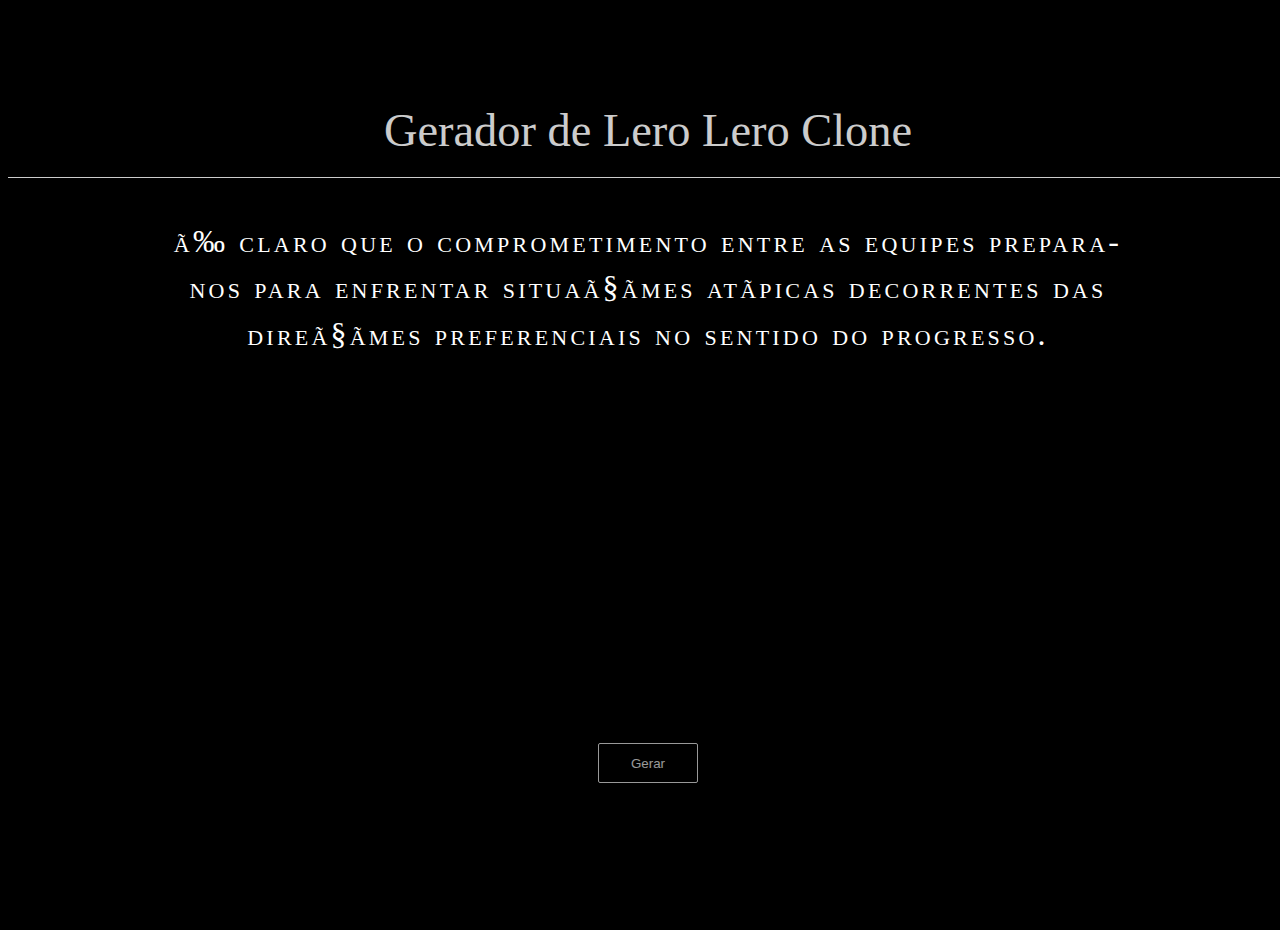
<file: lerolero/index.html>
<!DOCTYPE html>
<html>
    <head>
        <link rel="stylesheet" type="text/css" href="style.css">
        <meta http-equiv=”Content-Type” content=”text/html; charset=utf-8″>
        <title>Gerador de Lero Lero Clone</title>
    </head>
    <body>
        <div class="container">
            <div id="display">Gerador de Lero Lero Clone</div>
            <div id="content">
                <p id="mixed-messages">É claro que o comprometimento entre as equipes prepara-nos para enfrentar situações atípicas decorrentes das direções preferenciais no sentido do progresso.</p>
            </div>
        </div>
        <div id="b-nav">
            <ul>
                <button id="gen" onclick="newMessage()">Gerar</button>
            </ul>
        </div>    
        <script src="script.js"></script>
    </body>
</html>
</file>
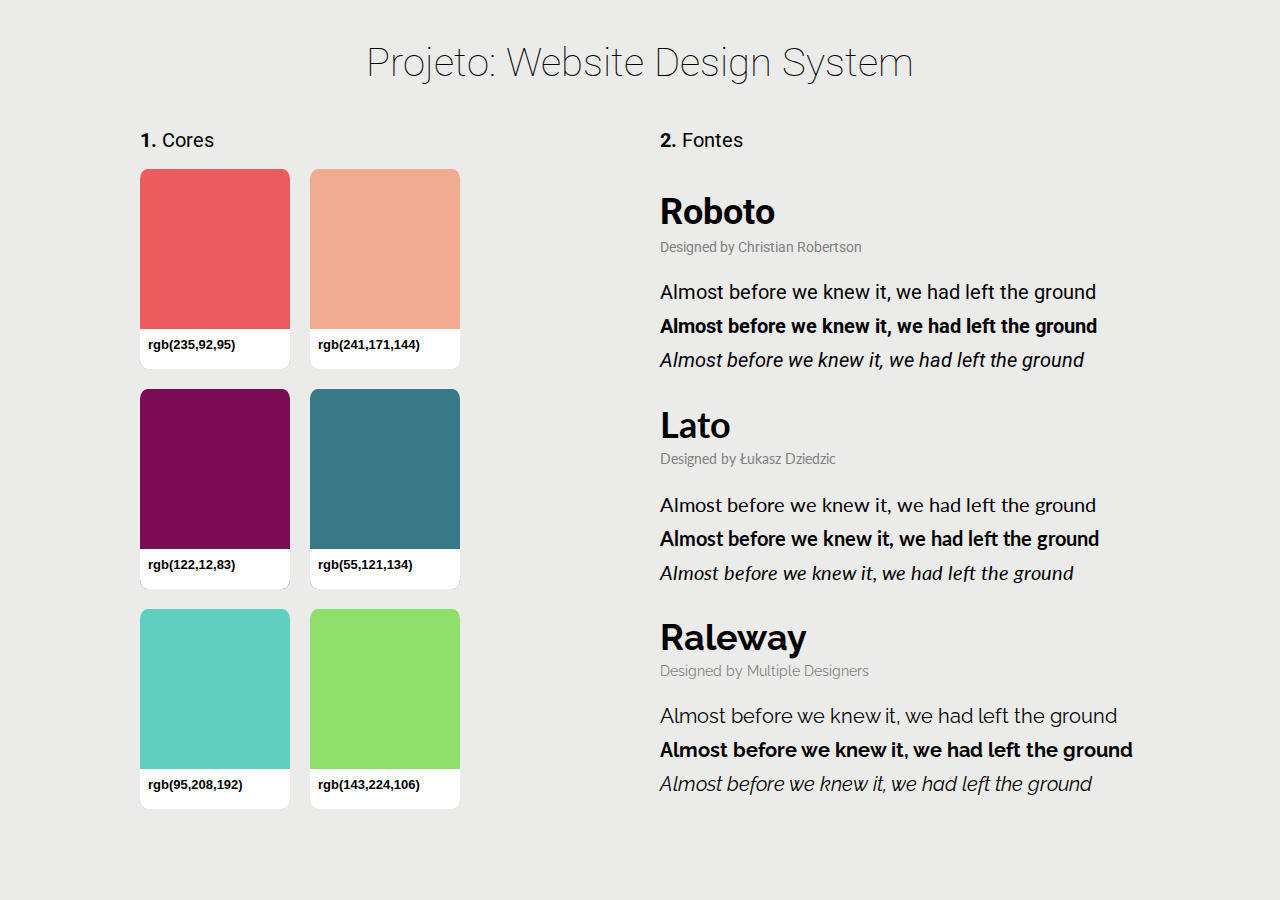
<file: websitedesign/index.html>
<!doctype html>

<head>
  <meta charset="utf-8">
  <title>Projeto Website Design System</title>
  <!-- Place favicon.ico in the root directory -->
  <link rel="stylesheet" href="css/normalize.css">
  <link rel="stylesheet" href="css/main.css">
  <link rel="preconnect" href="https://fonts.gstatic.com">
  <link href="https://fonts.googleapis.com/css2?family=Lato:ital,wght@0,400;0,700;1,400&family=Raleway:ital,wght@0,400;0,700;1,400&family=Roboto:ital,wght@0,400;0,700;1,400&display=swap" rel="stylesheet">
  <link href="https://fonts.googleapis.com/css2?family=Roboto:wght@100&display=swap" rel="stylesheet">
</head>

<body>
  <h1 class="page-title">Projeto: Website Design System</h1>
  <div class="flex">
    <div class="board">

      <h2 class="board-title"><b>1.</b> Cores</h2>
      <div class="color-card color1">
        <div class="color-footer">
          <p>rgb(235,92,95)</p>
        </div>
      </div>

      <div class="color-card color2">
        <div class="color-footer">
          <p>rgb(241,171,144)</p>
        </div>
      </div>

      <div class="color-card color3">
        <div class="color-footer">
          <p>rgb(122,12,83)</p>
        </div>
      </div>

      <div class="color-card color4">
        <div class="color-footer">
          <p>rgb(55,121,134)</p>
        </div>
      </div>

      <div class="color-card color5">
        <div class="color-footer">
          <p>rgb(95,208,192)</p>
        </div>
      </div>

      <div class="color-card color6">
        <div class="color-footer">
          <p>rgb(143,224,106)</p>
        </div>
      </div>

    </div>

    <div class="board">
      <h2 class="board-title"><b>2.</b> Fontes</h2>

      <div class="fonts-box">
        <div class="font1">
          <p class="font-name">Roboto</p>
          <p class="font-author">Designed by Christian Robertson</p>
          <p class="font-example">Almost before we knew it, we had left the ground<br>
          <b>Almost before we knew it, we had left the ground</b><br>
          <i>Almost before we knew it, we had left the ground</i></p>
        </div>

        <div class="font2">
          <p class="font-name">Lato</p>
          <p class="font-author">Designed by Łukasz Dziedzic</p>
          <p class="font-example">Almost before we knew it, we had left the ground<br>
          <b>Almost before we knew it, we had left the ground</b><br>
          <i>Almost before we knew it, we had left the ground</i></p>
        </div>

        <div class="font3">
          <p class="font-name">Raleway</p>
          <p class="font-author">Designed by Multiple Designers</p>
          <p class="font-example">Almost before we knew it, we had left the ground<br>
          <b>Almost before we knew it, we had left the ground</b><br>
          <i>Almost before we knew it, we had left the ground</i></p>
        </div>

      </div>
    </div>
  </div>
</body>

</html>
</file>
<file: lerolero/style.css>
html, body {
    overflow-x: hidden;
    overflow-y: hidden; 
    height: 100%;
    width: 100%;
    position: absolute;
    background-color: black;
    background-image: url('https://wallpapercave.com/wp/5KLTq1z.jpg');
    background-repeat: no-repeat;
    background-size: cover;
    background-position: top;
    z-index: -2;
  }
  
  #display {
      color: white;
      font-size: 2.9em;
      top: 10px;
    border-bottom: thin solid;
    padding-bottom: 20px;
    opacity: 0.80;
    filter: alpha(opacity=80); /* For IE8 and earlier */
  }
  
  #line {
    width: 100%;
    bottom: 4em;
    position: fixed;
    border-bottom: solid white;
    padding: 15px;
    opacity: 0.5;
    filter: alpha(opacity=50); /* For IE8 and earlier */
  }
  
  .navbar {
    position: fixed;
    width: 100%;
    opacity: 0.6;
    filter: alpha(opacity=60); /* For IE8 and earlier */
  }
  
  .wrapper {
    background-color: red;
  }
  
  span {
    border-radius: 100px;
    opacity: 0.75;
    filter: alpha(opacity=75); /* For IE8 and earlier */
  }
  
  #content {
    height: 45em;
  } p {
    max-width: 30em;
    color: white;
    font-family: "Adobe Caslon Pro", "Hoefler Text", Georgia, Garamond, Times, serif;
    letter-spacing:0.1em;
    text-align:center;
    margin: 40px auto;
    text-transform: lowercase;
    line-height: 145%;
    font-size: 2em;
    font-variant: small-caps;
  }
  
  p :hover {
    text-decoration: none;
  }
  
  .container {
    padding-top: 6em;
    text-align: center;
  }
  
  #b-nav {
    padding-bottom: 5em;
    position: fixed;
    width: 100%;
    bottom: 2em;
  }
  
  #b-nav ul {
    margin: 0;
    padding: 0.3em;
    list-style-type: none;
    text-align: center;
  }
  
  #b-nav ul li {
    display: inline;
  }
  
  #b-nav ul li a {
    text-decoration: none;
    padding: .2em 1em;
    background-color: black;
    opacity: 0.4;
    filter: alpha(opacity=40); /* For IE8 and earlier */
  }
  
  .hold {
    width: 100%;
    text-align: left;
  }
  
  #gen {
    outline: none;
    padding-top: 5px;
    text-decoration: none;
    opacity: 0.6;
    background-color: black;
    color: white;
    border: thin solid white;
    height: 40px;
    width: 100px;
    border-radius: 2px;
    transition: 0.5s;
    padding-bottom: 5px;
  }
  
  #gen:hover {
    background-color: white;
    color: black;
    border: thin solid black;
    opacity: 0.8;
    transform: scale(1.2);
  }
  
  #gen a {
    text-decoration: none;
  }
  
  @media screen 
   and (max-device-width: 800px) 
    and (max-device-height: 640px) 
    and (-webkit-device-pixel-ratio: 2) 
    and (orientation: portrait) {
      p {
        font-size: 1em;
      }
  }
</file>
<file: websitedesign/css/main.css>
body {
  background-color: rgb(235,235,233);
}

b {
  font-weight: 700;
}

i {
  font-weight: 400;
}

h1 {
  font-family: Roboto, sans-serif;
  font-size: 40px;
  text-align: center;
  font-weight: 100;
}

h2 {
  font-family: Roboto, sans-serif;
  font-size: 20px;
  font-weight: 400;
}

.page-title {
  display: block;
  margin-top: 40px;
}

.flex {
  display: flex;
  flex-flow: row nowrap;
  justify-content: center;
}

.board {
  display: flex;
  flex-flow: row wrap;
  width: 480px;
  margin: 0 20px;
}

.board-title {
  flex: 1 100%;
}

.color-card {
  display: flex;
  flex-flow: column nowrap;
  justify-content: flex-end;
  overflow: hidden;
  width: 150px;
  height: 200px;
  margin: 0 20px 20px 0;
  border-radius: 5%;
}

.color-footer {
  align-self: flex-end;
  width: 150px;
  height: 40px;
  background-color: rgb(255,255,255);
}

.color-footer p {
  font-family: sans-serif;
  font-size: 13px;
  font-weight: 600;
  margin-left: 8px;
  line-height: 0.5;
}

.color1 {
  background-color: rgb(235,92,95);
}

.color2 {
  background-color: rgb(241,171,144);
}

.color3 {
  background-color: rgb(122,12,83);
}

.color4 {
  background-color: rgb(55,121,134);
}

.color5 {
  background-color: rgb(95,208,192);
}

.color6 {
  background-color: rgb(143,224,106);
}

.fonts-box {
  display: flex;
  flex-flow: row wrap;
}

.font-name {
  font-size: 36px;
  font-weight: 700;
  margin-top: 0;
  margin-bottom: 5px;
}

.font-author {
  font-size: 14px;
  color: grey;
  margin-top: 5px;
}

.font-example {
  line-height: 1.7;
  font-size: 20px;
}

.font1 {
  font-family: Roboto;
}

.font2 {
  font-family: Lato;
}

.font3 {
  font-family: Raleway;
}
</file>
